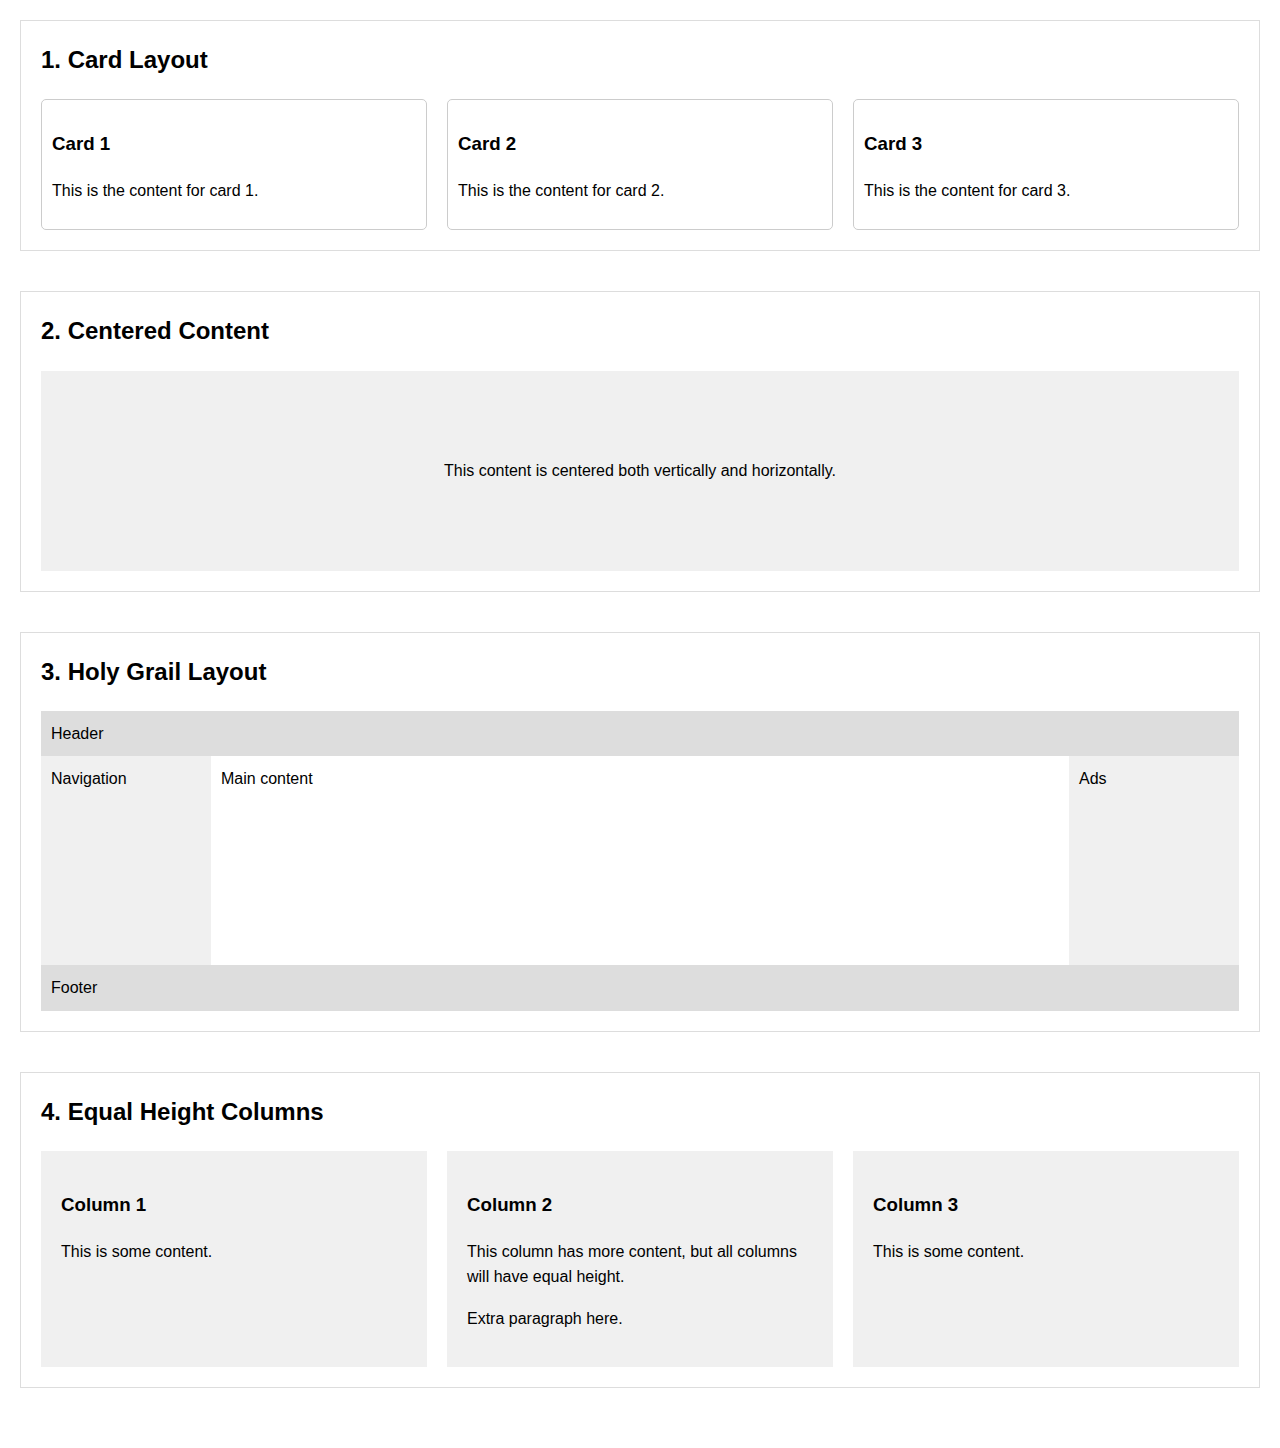
<file: Front-End/Flexbox/index.html>
<!DOCTYPE html>
<html lang="en">
<head>
    <meta charset="UTF-8">
    <meta name="viewport" content="width=device-width, initial-scale=1.0">
    <title>Flexbox Examples</title>
    <style>
        body {
            font-family: Arial, sans-serif;
            line-height: 1.6;
            margin: 0;
            padding: 20px;
        }
        .example {
            margin-bottom: 40px;
            border: 1px solid #ddd;
            padding: 20px;
        }
        h2 {
            margin-top: 0;
        }

        /* Card Layout */
        .card-container {
            display: flex;
            flex-wrap: wrap;
            gap: 20px;
        }
        .card {
            flex: 1 1 200px;
            border: 1px solid #ccc;
            padding: 10px;
            border-radius: 5px;
        }

        /* Centered Content */
        .center-container {
            display: flex;
            justify-content: center;
            align-items: center;
            height: 200px;
            background-color: #f0f0f0;
        }

        /* Holy Grail Layout */
        .holy-grail {
            display: flex;
            flex-direction: column;
            min-height: 300px;
        }
        .holy-grail-header, .holy-grail-footer {
            background-color: #ddd;
            padding: 10px;
        }
        .holy-grail-body {
            display: flex;
            flex: 1;
        }
        .holy-grail-content {
            flex: 1;
            padding: 10px;
        }
        .holy-grail-nav, .holy-grail-ads {
            flex: 0 0 150px;
            padding: 10px;
            background-color: #f0f0f0;
        }
        .holy-grail-nav {
            order: -1;
        }

        /* Equal Height Columns */
        .equal-height-container {
            display: flex;
            gap: 20px;
        }
        .equal-height-column {
            flex: 1;
            background-color: #f0f0f0;
            padding: 20px;
        }
    </style>
</head>
<body>
    <div class="example">
        <h2>1. Card Layout</h2>
        <div class="card-container">
            <div class="card">
                <h3>Card 1</h3>
                <p>This is the content for card 1.</p>
            </div>
            <div class="card">
                <h3>Card 2</h3>
                <p>This is the content for card 2.</p>
            </div>
            <div class="card">
                <h3>Card 3</h3>
                <p>This is the content for card 3.</p>
            </div>
        </div>
    </div>

    <div class="example">
        <h2>2. Centered Content</h2>
        <div class="center-container">
            <div>This content is centered both vertically and horizontally.</div>
        </div>
    </div>

    <div class="example">
        <h2>3. Holy Grail Layout</h2>
        <div class="holy-grail">
            <header class="holy-grail-header">Header</header>
            <div class="holy-grail-body">
                <main class="holy-grail-content">Main content</main>
                <nav class="holy-grail-nav">Navigation</nav>
                <aside class="holy-grail-ads">Ads</aside>
            </div>
            <footer class="holy-grail-footer">Footer</footer>
        </div>
    </div>

    <div class="example">
        <h2>4. Equal Height Columns</h2>
        <div class="equal-height-container">
            <div class="equal-height-column">
                <h3>Column 1</h3>
                <p>This is some content.</p>
            </div>
            <div class="equal-height-column">
                <h3>Column 2</h3>
                <p>This column has more content, but all columns will have equal height.</p>
                <p>Extra paragraph here.</p>
            </div>
            <div class="equal-height-column">
                <h3>Column 3</h3>
                <p>This is some content.</p>
            </div>
        </div>
    </div>
</body>
</html>
</file>
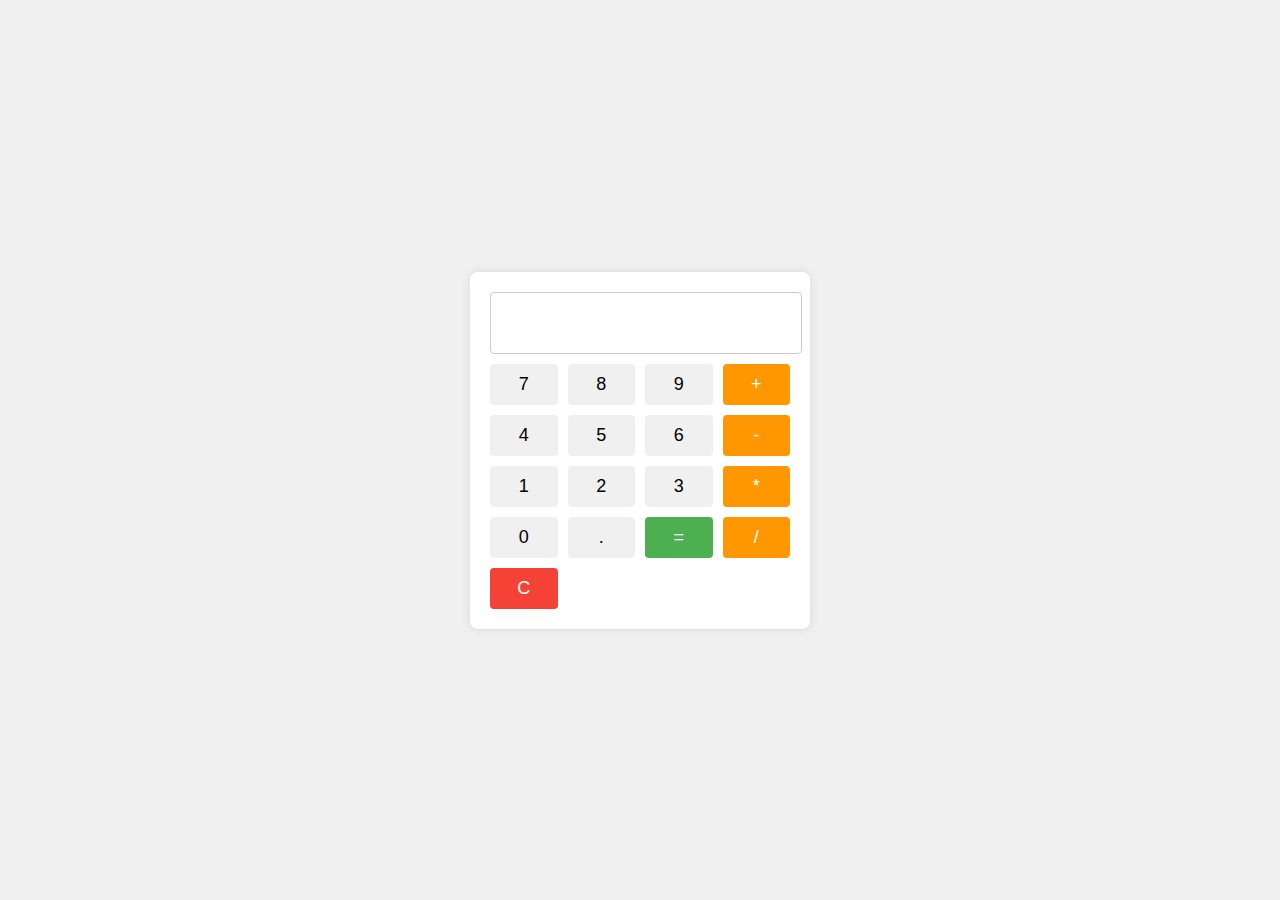
<file: JavaScript-Projects/Calculator/index.html>
<!DOCTYPE html>
<html lang="en">
<head>
    <meta charset="UTF-8">
    <meta name="viewport" content="width=device-width, initial-scale=1.0">
    <title>Simple Calculator</title>
    <style>
        body {
            font-family: Arial, sans-serif;
            display: flex;
            justify-content: center;
            align-items: center;
            height: 100vh;
            margin: 0;
            background-color: #f0f0f0;
        }
        .calculator {
            background-color: #fff;
            border-radius: 8px;
            box-shadow: 0 0 10px rgba(0, 0, 0, 0.1);
            padding: 20px;
            width: 300px;
        }
        #display {
            width: 100%;
            height: 50px;
            font-size: 24px;
            text-align: right;
            margin-bottom: 10px;
            padding: 5px;
            border: 1px solid #ccc;
            border-radius: 4px;
        }
        .buttons {
            display: grid;
            grid-template-columns: repeat(4, 1fr);
            gap: 10px;
        }
        button {
            padding: 10px;
            font-size: 18px;
            border: none;
            border-radius: 4px;
            cursor: pointer;
            background-color: #f0f0f0;
            transition: background-color 0.3s;
        }
        button:hover {
            background-color: #e0e0e0;
        }
        .operator {
            background-color: #ff9800;
            color: white;
        }
        .operator:hover {
            background-color: #f57c00;
        }
        #equals {
            background-color: #4caf50;
            color: white;
        }
        #equals:hover {
            background-color: #45a049;
        }
        #clear {
            background-color: #f44336;
            color: white;
        }
        #clear:hover {
            background-color: #d32f2f;
        }
    </style>
</head>
<body>
    <div class="calculator">
        <input type="text" id="display" readonly>
        <div class="buttons">
            <button onclick="appendToDisplay('7')">7</button>
            <button onclick="appendToDisplay('8')">8</button>
            <button onclick="appendToDisplay('9')">9</button>
            <button class="operator" onclick="appendToDisplay('+')">+</button>
            <button onclick="appendToDisplay('4')">4</button>
            <button onclick="appendToDisplay('5')">5</button>
            <button onclick="appendToDisplay('6')">6</button>
            <button class="operator" onclick="appendToDisplay('-')">-</button>
            <button onclick="appendToDisplay('1')">1</button>
            <button onclick="appendToDisplay('2')">2</button>
            <button onclick="appendToDisplay('3')">3</button>
            <button class="operator" onclick="appendToDisplay('*')">*</button>
            <button onclick="appendToDisplay('0')">0</button>
            <button onclick="appendToDisplay('.')">.</button>
            <button id="equals" onclick="calculate()">=</button>
            <button class="operator" onclick="appendToDisplay('/')">/</button>
            <button id="clear" onclick="clearDisplay()">C</button>
        </div>
    </div>
    <script>
        function appendToDisplay(value) {
            document.getElementById('display').value += value;
        }

        function clearDisplay() {
            document.getElementById('display').value = '';
        }

        function calculate() {
            try {
                document.getElementById('display').value = eval(document.getElementById('display').value);
            } catch (error) {
                document.getElementById('display').value = 'Error';
            }
        }
    </script>
</body>
</html>
</file>
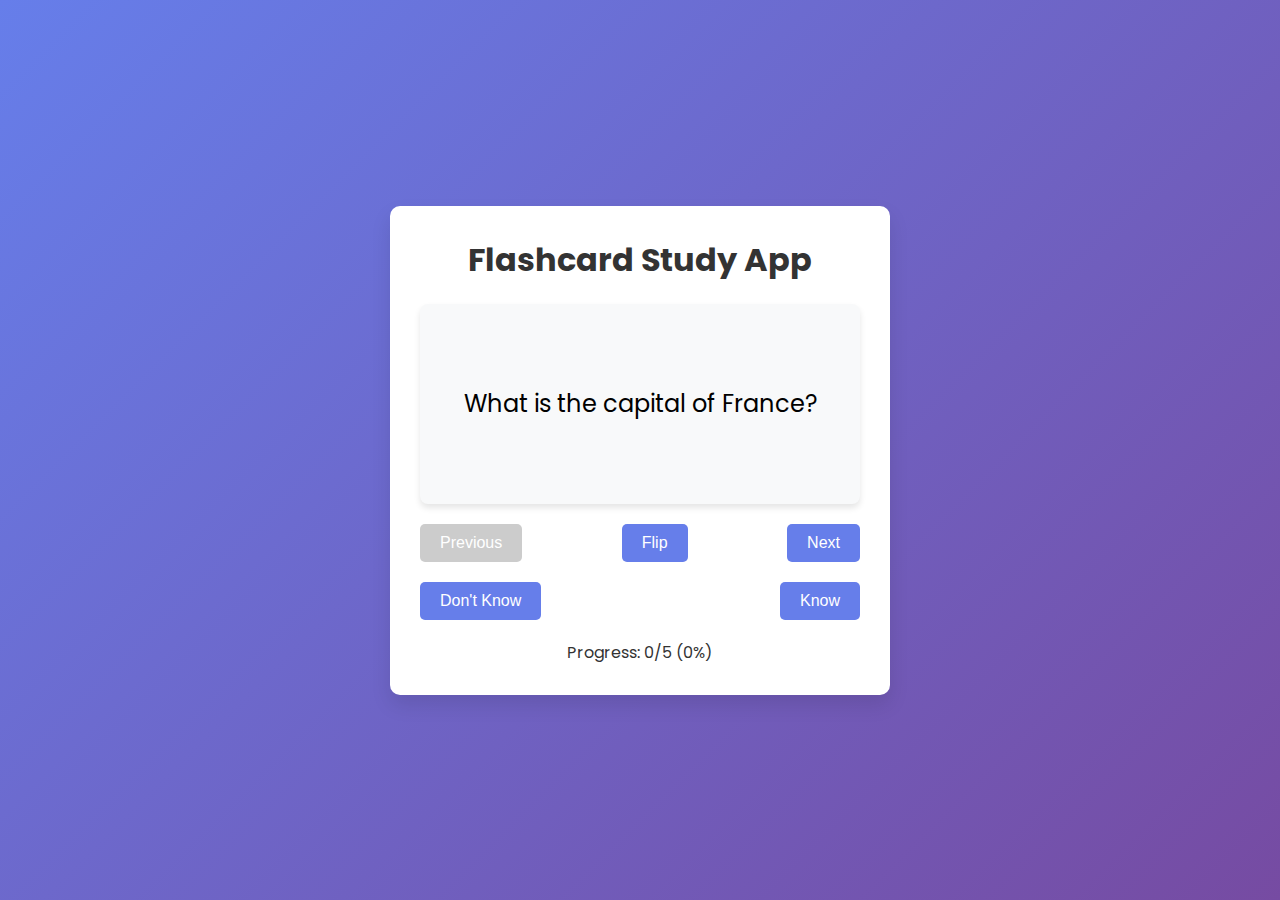
<file: JavaScript-Projects/Flashcard-App/index.html>
<!DOCTYPE html>
<html lang="en">
<head>
    <meta charset="UTF-8">
    <meta name="viewport" content="width=device-width, initial-scale=1.0">
    <title>Flashcard Study App</title>
    <style>
        @import url('https://fonts.googleapis.com/css2?family=Poppins:wght@300;400;600&display=swap');

        * {
            box-sizing: border-box;
            margin: 0;
            padding: 0;
        }

        body {
            font-family: 'Poppins', sans-serif;
            display: flex;
            justify-content: center;
            align-items: center;
            min-height: 100vh;
            background: linear-gradient(135deg, #667eea 0%, #764ba2 100%);
            padding: 20px;
        }

        .container {
            background-color: white;
            border-radius: 10px;
            box-shadow: 0 10px 20px rgba(0, 0, 0, 0.1);
            padding: 30px;
            width: 100%;
            max-width: 500px;
            text-align: center;
        }

        h1 {
            color: #333;
            margin-bottom: 20px;
        }

        .flashcard {
            background-color: #f8f9fa;
            border-radius: 8px;
            box-shadow: 0 4px 6px rgba(0, 0, 0, 0.1);
            cursor: pointer;
            height: 200px;
            display: flex;
            align-items: center;
            justify-content: center;
            font-size: 1.5rem;
            margin-bottom: 20px;
            padding: 20px;
            transition: transform 0.3s ease;
        }

        .flashcard:hover {
            transform: translateY(-5px);
        }

        .controls {
            display: flex;
            justify-content: space-between;
            margin-top: 20px;
        }

        button {
            background-color: #667eea;
            border: none;
            border-radius: 5px;
            color: white;
            cursor: pointer;
            font-size: 1rem;
            padding: 10px 20px;
            transition: background-color 0.3s ease;
        }

        button:hover {
            background-color: #5a6fd6;
        }

        button:disabled {
            background-color: #cccccc;
            cursor: not-allowed;
        }

        .progress {
            margin-top: 20px;
            font-size: 1rem;
            color: #333;
        }
    </style>
</head>
<body>
    <div class="container">
        <h1>Flashcard Study App</h1>
        <div id="flashcard" class="flashcard"></div>
        <div class="controls">
            <button id="prevBtn">Previous</button>
            <button id="flipBtn">Flip</button>
            <button id="nextBtn">Next</button>
        </div>
        <div class="controls">
            <button id="unknownBtn">Don't Know</button>
            <button id="knownBtn">Know</button>
        </div>
        <div id="progress" class="progress"></div>
    </div>

    <script>
        const flashcards = [
            { front: "What is the capital of France?", back: "Paris" },
            { front: "What is the largest planet in our solar system?", back: "Jupiter" },
            { front: "Who painted the Mona Lisa?", back: "Leonardo da Vinci" },
            { front: "What is the chemical symbol for gold?", back: "Au" },
            { front: "What year did World War II end?", back: "1945" }
        ];

        let currentCardIndex = 0;
        let isShowingFront = true;
        const knownCards = new Set();

        const flashcardEl = document.getElementById('flashcard');
        const prevBtn = document.getElementById('prevBtn');
        const nextBtn = document.getElementById('nextBtn');
        const flipBtn = document.getElementById('flipBtn');
        const unknownBtn = document.getElementById('unknownBtn');
        const knownBtn = document.getElementById('knownBtn');
        const progressEl = document.getElementById('progress');

        function updateCard() {
            const card = flashcards[currentCardIndex];
            flashcardEl.textContent = isShowingFront ? card.front : card.back;
            prevBtn.disabled = currentCardIndex === 0;
            nextBtn.disabled = currentCardIndex === flashcards.length - 1;
            updateProgress();
        }

        function flipCard() {
            isShowingFront = !isShowingFront;
            updateCard();
        }

        function nextCard() {
            if (currentCardIndex < flashcards.length - 1) {
                currentCardIndex++;
                isShowingFront = true;
                updateCard();
            }
        }

        function prevCard() {
            if (currentCardIndex > 0) {
                currentCardIndex--;
                isShowingFront = true;
                updateCard();
            }
        }

        function markAsKnown() {
            knownCards.add(currentCardIndex);
            nextCard();
        }

        function markAsUnknown() {
            knownCards.delete(currentCardIndex);
            nextCard();
        }

        function updateProgress() {
            const totalCards = flashcards.length;
            const knownCount = knownCards.size;
            progressEl.textContent = `Progress: ${knownCount}/${totalCards} (${Math.round(knownCount/totalCards*100)}%)`;
        }

        flipBtn.addEventListener('click', flipCard);
        nextBtn.addEventListener('click', nextCard);
        prevBtn.addEventListener('click', prevCard);
        knownBtn.addEventListener('click', markAsKnown);
        unknownBtn.addEventListener('click', markAsUnknown);
        flashcardEl.addEventListener('click', flipCard);

        updateCard();
    </script>
</body>
</html>
</file>
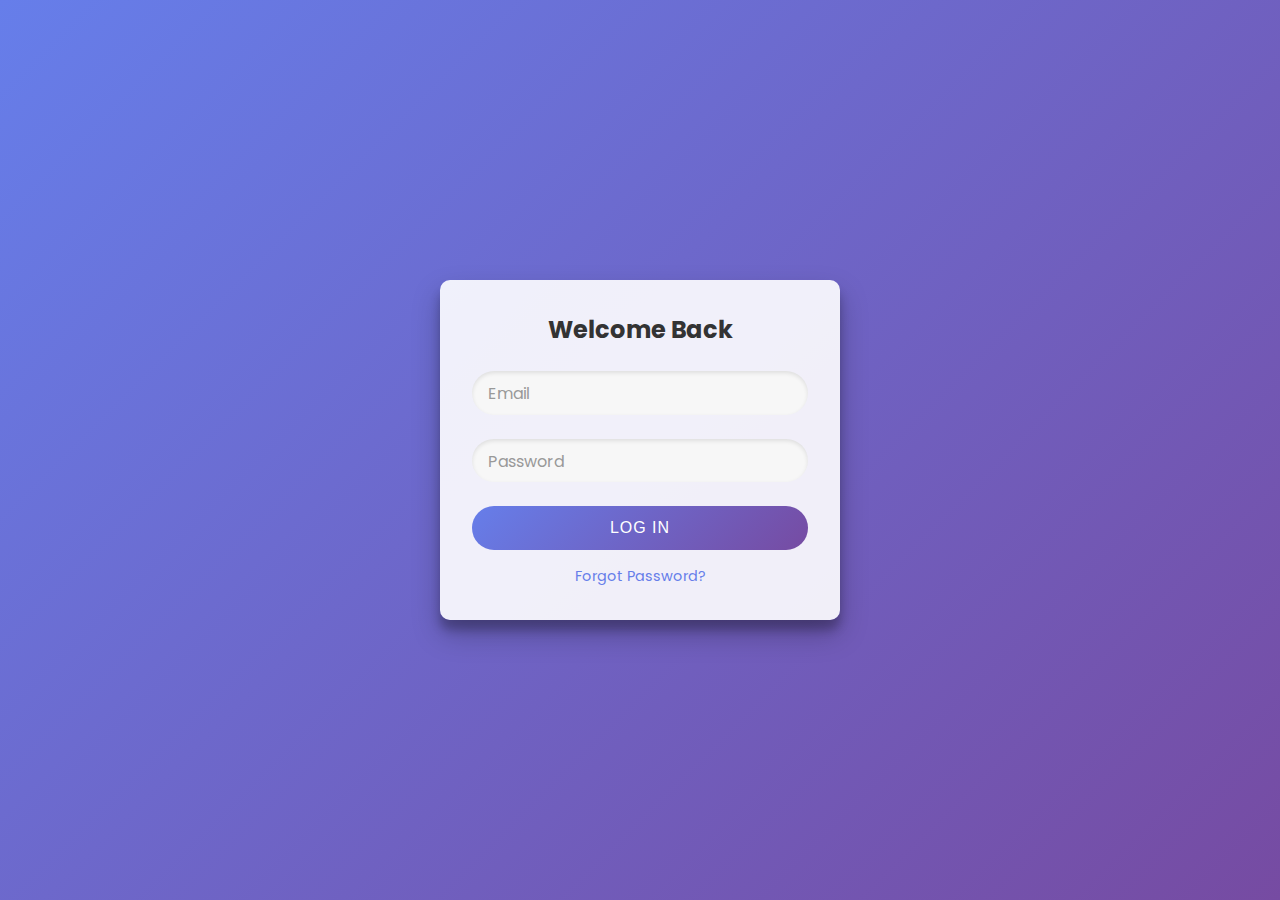
<file: JavaScript-Projects/Login-Form/index.html>
<!DOCTYPE html>
<html lang="en">
<head>
    <meta charset="UTF-8">
    <meta name="viewport" content="width=device-width, initial-scale=1.0">
    <title>Modern Login Form</title>
    <style>
        @import url('https://fonts.googleapis.com/css2?family=Poppins:wght@300;400;500;600&display=swap');

        * {
            margin: 0;
            padding: 0;
            box-sizing: border-box;
        }

        body {
            font-family: 'Poppins', sans-serif;
            background: linear-gradient(135deg, #667eea 0%, #764ba2 100%);
            height: 100vh;
            display: flex;
            justify-content: center;
            align-items: center;
        }

        .login-container {
            background-color: rgba(255, 255, 255, 0.9);
            border-radius: 10px;
            box-shadow: 0 14px 28px rgba(0,0,0,0.25), 0 10px 10px rgba(0,0,0,0.22);
            padding: 2rem;
            width: 90%;
            max-width: 400px;
            text-align: center;
        }

        .login-container h2 {
            color: #333;
            margin-bottom: 1.5rem;
        }

        .input-group {
            position: relative;
            margin-bottom: 1.5rem;
        }

        .input-group input {
            background-color: #f7f7f7;
            border: none;
            border-radius: 25px;
            box-shadow: inset 0 2px 4px rgba(0,0,0,0.1);
            color: #333;
            font-size: 1rem;
            padding: 0.8rem 1rem;
            width: 100%;
            transition: 0.3s ease;
        }

        .input-group input:focus {
            outline: none;
            box-shadow: inset 0 2px 4px rgba(0,0,0,0.1), 0 0 8px rgba(102,126,234,0.6);
        }

        .input-group label {
            color: #999;
            font-size: 1rem;
            position: absolute;
            top: 50%;
            left: 1rem;
            transform: translateY(-50%);
            transition: 0.3s ease;
            pointer-events: none;
        }

        .input-group input:focus + label,
        .input-group input:not(:placeholder-shown) + label {
            top: 0;
            font-size: 0.8rem;
            color: #667eea;
        }

        .login-btn {
            background: linear-gradient(135deg, #667eea 0%, #764ba2 100%);
            border: none;
            border-radius: 25px;
            color: white;
            cursor: pointer;
            font-size: 1rem;
            font-weight: 500;
            letter-spacing: 1px;
            padding: 0.8rem;
            text-transform: uppercase;
            transition: 0.3s ease;
            width: 100%;
        }

        .login-btn:hover {
            background: linear-gradient(135deg, #764ba2 0%, #667eea 100%);
            transform: translateY(-3px);
            box-shadow: 0 6px 12px rgba(0,0,0,0.15);
        }

        .forgot-password {
            color: #667eea;
            display: inline-block;
            font-size: 0.9rem;
            margin-top: 1rem;
            text-decoration: none;
            transition: 0.3s ease;
        }

        .forgot-password:hover {
            color: #764ba2;
        }

        @media (max-width: 480px) {
            .login-container {
                width: 100%;
                border-radius: 0;
            }
        }
    </style>
</head>
<body>
    <div class="login-container">
        <h2>Welcome Back</h2>
        <form>
            <div class="input-group">
                <input type="email" id="email" placeholder=" " required>
                <label for="email">Email</label>
            </div>
            <div class="input-group">
                <input type="password" id="password" placeholder=" " required>
                <label for="password">Password</label>
            </div>
            <button type="submit" class="login-btn">Log In</button>
        </form>
        <a href="#" class="forgot-password">Forgot Password?</a>
    </div>

    <script>
        document.querySelector('form').addEventListener('submit', function(e) {
            e.preventDefault();
            const email = document.getElementById('email').value;
            const password = document.getElementById('password').value;
            console.log('Login attempt:', { email, password });

            alert('Login functionality would be implemented here.');
        });
    </script>
</body>
</html>
</file>
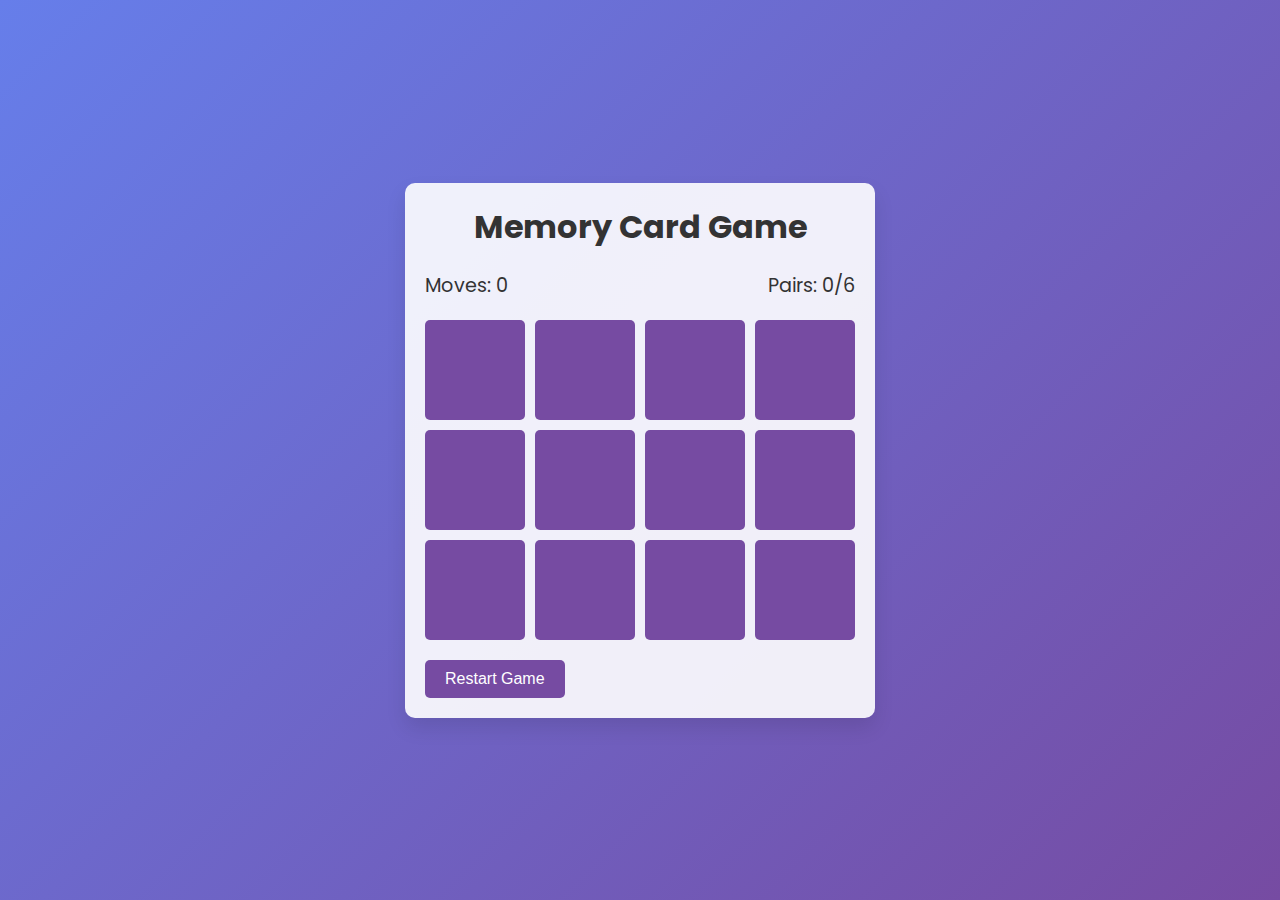
<file: JavaScript-Projects/Memory-Game/index.html>
<!DOCTYPE html>
<html lang="en">
<head>
    <meta charset="UTF-8">
    <meta name="viewport" content="width=device-width, initial-scale=1.0">
    <title>Memory Card Game</title>
    <style>
        @import url('https://fonts.googleapis.com/css2?family=Poppins:wght@400;600&display=swap');

        * {
            box-sizing: border-box;
            margin: 0;
            padding: 0;
        }

        body {
            font-family: 'Poppins', sans-serif;
            display: flex;
            flex-direction: column;
            align-items: center;
            justify-content: center;
            min-height: 100vh;
            background: linear-gradient(135deg, #667eea 0%, #764ba2 100%);
            padding: 20px;
        }

        .game-container {
            background-color: rgba(255, 255, 255, 0.9);
            border-radius: 10px;
            padding: 20px;
            box-shadow: 0 10px 20px rgba(0, 0, 0, 0.1);
        }

        h1 {
            color: #333;
            text-align: center;
            margin-bottom: 20px;
        }

        .game-info {
            display: flex;
            justify-content: space-between;
            margin-bottom: 20px;
            font-size: 1.2rem;
            color: #333;
        }

        .game-board {
            display: grid;
            grid-template-columns: repeat(4, 1fr);
            gap: 10px;
        }

        .card {
            width: 100px;
            height: 100px;
            background-color: #764ba2;
            border-radius: 5px;
            display: flex;
            justify-content: center;
            align-items: center;
            cursor: pointer;
            transition: transform 0.3s ease;
            font-size: 2rem;
            color: white;
        }

        .card:hover {
            transform: scale(1.05);
        }

        .card.flipped {
            background-color: #667eea;
            transform: rotateY(180deg);
        }

        button {
            margin-top: 20px;
            padding: 10px 20px;
            font-size: 1rem;
            background-color: #764ba2;
            color: white;
            border: none;
            border-radius: 5px;
            cursor: pointer;
            transition: background-color 0.3s ease;
        }

        button:hover {
            background-color: #667eea;
        }

        @media (max-width: 480px) {
            .game-board {
                grid-template-columns: repeat(3, 1fr);
            }

            .card {
                width: 80px;
                height: 80px;
                font-size: 1.5rem;
            }
        }
    </style>
</head>
<body>
    <div class="game-container">
        <h1>Memory Card Game</h1>
        <div class="game-info">
            <span id="moves">Moves: 0</span>
            <span id="pairs">Pairs: 0/6</span>
        </div>
        <div class="game-board" id="gameBoard"></div>
        <button id="restartBtn">Restart Game</button>
    </div>

    <script>
        const gameBoard = document.getElementById('gameBoard');
        const movesDisplay = document.getElementById('moves');
        const pairsDisplay = document.getElementById('pairs');
        const restartBtn = document.getElementById('restartBtn');

        const emojis = ['🐶', '🐱', '🐭', '🐹', '🐰', '🦊'];
        let cards = [...emojis, ...emojis];
        let moves = 0;
        let pairs = 0;
        let flippedCards = [];
        let canFlip = true;

        function shuffleCards(array) {
            for (let i = array.length - 1; i > 0; i--) {
                const j = Math.floor(Math.random() * (i + 1));
                [array[i], array[j]] = [array[j], array[i]];
            }
            return array;
        }

        function createCard(emoji, index) {
            const card = document.createElement('div');
            card.classList.add('card');
            card.dataset.index = index;
            card.dataset.emoji = emoji;
            card.addEventListener('click', flipCard);
            return card;
        }

        function flipCard() {
            if (!canFlip || this.classList.contains('flipped')) return;

            this.classList.add('flipped');
            this.textContent = this.dataset.emoji;
            flippedCards.push(this);

            if (flippedCards.length === 2) {
                canFlip = false;
                checkMatch();
            }
        }

        function checkMatch() {
            moves++;
            movesDisplay.textContent = `Moves: ${moves}`;

            const [card1, card2] = flippedCards;
            if (card1.dataset.emoji === card2.dataset.emoji) {
                pairs++;
                pairsDisplay.textContent = `Pairs: ${pairs}/6`;
                flippedCards = [];
                canFlip = true;
                if (pairs === 6) {
                    setTimeout(() => alert(`Congratulations! You won in ${moves} moves!`), 500);
                }
            } else {
                setTimeout(() => {
                    card1.classList.remove('flipped');
                    card2.classList.remove('flipped');
                    card1.textContent = '';
                    card2.textContent = '';
                    flippedCards = [];
                    canFlip = true;
                }, 1000);
            }
        }

        function initGame() {
            gameBoard.innerHTML = '';
            moves = 0;
            pairs = 0;
            flippedCards = [];
            canFlip = true;
            movesDisplay.textContent = 'Moves: 0';
            pairsDisplay.textContent = 'Pairs: 0/6';

            shuffleCards(cards).forEach((emoji, index) => {
                gameBoard.appendChild(createCard(emoji, index));
            });
        }

        restartBtn.addEventListener('click', initGame);
        initGame();
    </script>
</body>
</html>
</file>
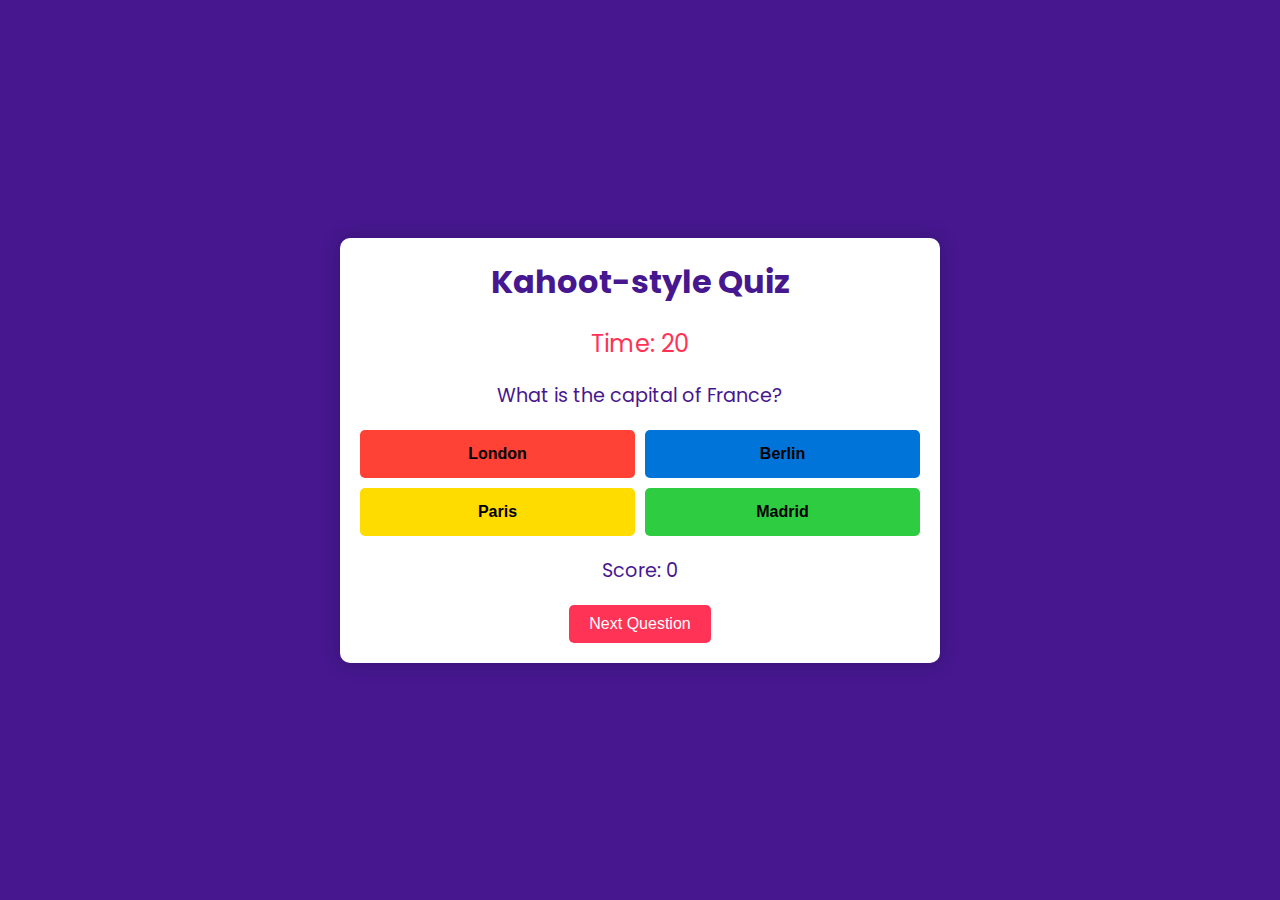
<file: JavaScript-Projects/Quiz-App/index.html>
<!DOCTYPE html>
<html lang="en">
<head>
    <meta charset="UTF-8">
    <meta name="viewport" content="width=device-width, initial-scale=1.0">
    <title>Kahoot-style Quiz App</title>
    <style>
        @import url('https://fonts.googleapis.com/css2?family=Poppins:wght@400;600&display=swap');

        :root {
            --primary-color: #46178f;
            --secondary-color: #f2f2f2;
            --accent-color: #ff3355;
        }

        * {
            box-sizing: border-box;
            margin: 0;
            padding: 0;
        }

        body {
            font-family: 'Poppins', sans-serif;
            background-color: var(--primary-color);
            color: var(--secondary-color);
            display: flex;
            justify-content: center;
            align-items: center;
            min-height: 100vh;
        }

        .container {
            width: 90%;
            max-width: 600px;
            background-color: white;
            border-radius: 10px;
            padding: 20px;
            box-shadow: 0 0 20px rgba(0, 0, 0, 0.2);
        }

        h1 {
            text-align: center;
            color: var(--primary-color);
            margin-bottom: 20px;
        }

        #question {
            font-size: 1.2rem;
            margin-bottom: 20px;
            color: var(--primary-color);
            text-align: center;
        }

        #timer {
            font-size: 1.5rem;
            text-align: center;
            margin-bottom: 20px;
            color: var(--accent-color);
        }

        .options {
            display: grid;
            grid-template-columns: 1fr 1fr;
            gap: 10px;
        }

        .option {
            padding: 15px;
            border: none;
            border-radius: 5px;
            cursor: pointer;
            font-size: 1rem;
            font-weight: 600;
            transition: all 0.3s ease;
        }

        .option:nth-child(1) { background-color: #ff4136; }
        .option:nth-child(2) { background-color: #0074D9; }
        .option:nth-child(3) { background-color: #FFDC00; }
        .option:nth-child(4) { background-color: #2ECC40; }

        .option:hover {
            opacity: 0.8;
            transform: translateY(-2px);
        }

        #score {
            text-align: center;
            font-size: 1.2rem;
            margin-top: 20px;
            color: var(--primary-color);
        }

        #next-btn {
            display: block;
            margin: 20px auto 0;
            padding: 10px 20px;
            background-color: var(--accent-color);
            color: white;
            border: none;
            border-radius: 5px;
            cursor: pointer;
            font-size: 1rem;
            transition: background-color 0.3s ease;
        }

        #next-btn:hover {
            background-color: #ff1f48;
        }

        .hidden {
            display: none;
        }
    </style>
</head>
<body>
    <div class="container">
        <h1>Kahoot-style Quiz</h1>
        <div id="timer">Time: 20</div>
        <div id="question"></div>
        <div class="options">
            <button class="option" data-index="0"></button>
            <button class="option" data-index="1"></button>
            <button class="option" data-index="2"></button>
            <button class="option" data-index="3"></button>
        </div>
        <div id="score">Score: 0</div>
        <button id="next-btn" class="hidden">Next Question</button>
    </div>

    <script>
        const questions = [
            {
                question: "What is the capital of France?",
                options: ["London", "Berlin", "Paris", "Madrid"],
                correctIndex: 2
            },
            {
                question: "Which planet is known as the Red Planet?",
                options: ["Mars", "Jupiter", "Venus", "Saturn"],
                correctIndex: 0
            },
            {
                question: "Who painted the Mona Lisa?",
                options: ["Vincent van Gogh", "Leonardo da Vinci", "Pablo Picasso", "Michelangelo"],
                correctIndex: 1
            }
        ];

        let currentQuestionIndex = 0;
        let score = 0;
        let timeLeft = 20;
        let timer;

        const questionEl = document.getElementById('question');
        const optionEls = document.querySelectorAll('.option');
        const timerEl = document.getElementById('timer');
        const scoreEl = document.getElementById('score');
        const nextBtn = document.getElementById('next-btn');

        function startQuiz() {
            currentQuestionIndex = 0;
            score = 0;
            nextBtn.classList.add('hidden');
            showQuestion();
        }

        function showQuestion() {
            resetTimer();
            const question = questions[currentQuestionIndex];
            questionEl.textContent = question.question;

            optionEls.forEach((el, index) => {
                el.textContent = question.options[index];
                el.disabled = false;
                el.classList.remove('correct', 'incorrect');
            });

            nextBtn.classList.add('hidden');
        }

        function resetTimer() {
            timeLeft = 20;
            clearInterval(timer);
            timer = setInterval(() => {
                timeLeft--;
                timerEl.textContent = `Time: ${timeLeft}`;
                if (timeLeft === 0) {
                    clearInterval(timer);
                    disableOptions();
                    showNextButton();
                }
            }, 1000);
        }

        function checkAnswer(selectedIndex) {
            clearInterval(timer);
            disableOptions();
            
            const question = questions[currentQuestionIndex];
            if (selectedIndex === question.correctIndex) {
                score++;
                optionEls[selectedIndex].classList.add('correct');
            } else {
                optionEls[selectedIndex].classList.add('incorrect');
                optionEls[question.correctIndex].classList.add('correct');
            }
            
            scoreEl.textContent = `Score: ${score}`;
            showNextButton();
        }

        function disableOptions() {
            optionEls.forEach(el => el.disabled = true);
        }

        function showNextButton() {
            if (currentQuestionIndex < questions.length - 1) {
                nextBtn.classList.remove('hidden');
            } else {
                nextBtn.textContent = 'Finish Quiz';
                nextBtn.classList.remove('hidden');
            }
        }

        function nextQuestion() {
            currentQuestionIndex++;
            if (currentQuestionIndex < questions.length) {
                showQuestion();
            } else {
                finishQuiz();
            }
        }

        function finishQuiz() {
            questionEl.textContent = `Quiz finished! Your score: ${score}/${questions.length}`;
            timerEl.classList.add('hidden');
            optionEls.forEach(el => el.classList.add('hidden'));
            nextBtn.classList.add('hidden');
        }

        optionEls.forEach(el => {
            el.addEventListener('click', () => checkAnswer(parseInt(el.getAttribute('data-index'))));
        });

        nextBtn.addEventListener('click', nextQuestion);

        startQuiz();
    </script>
</body>
</html>
</file>
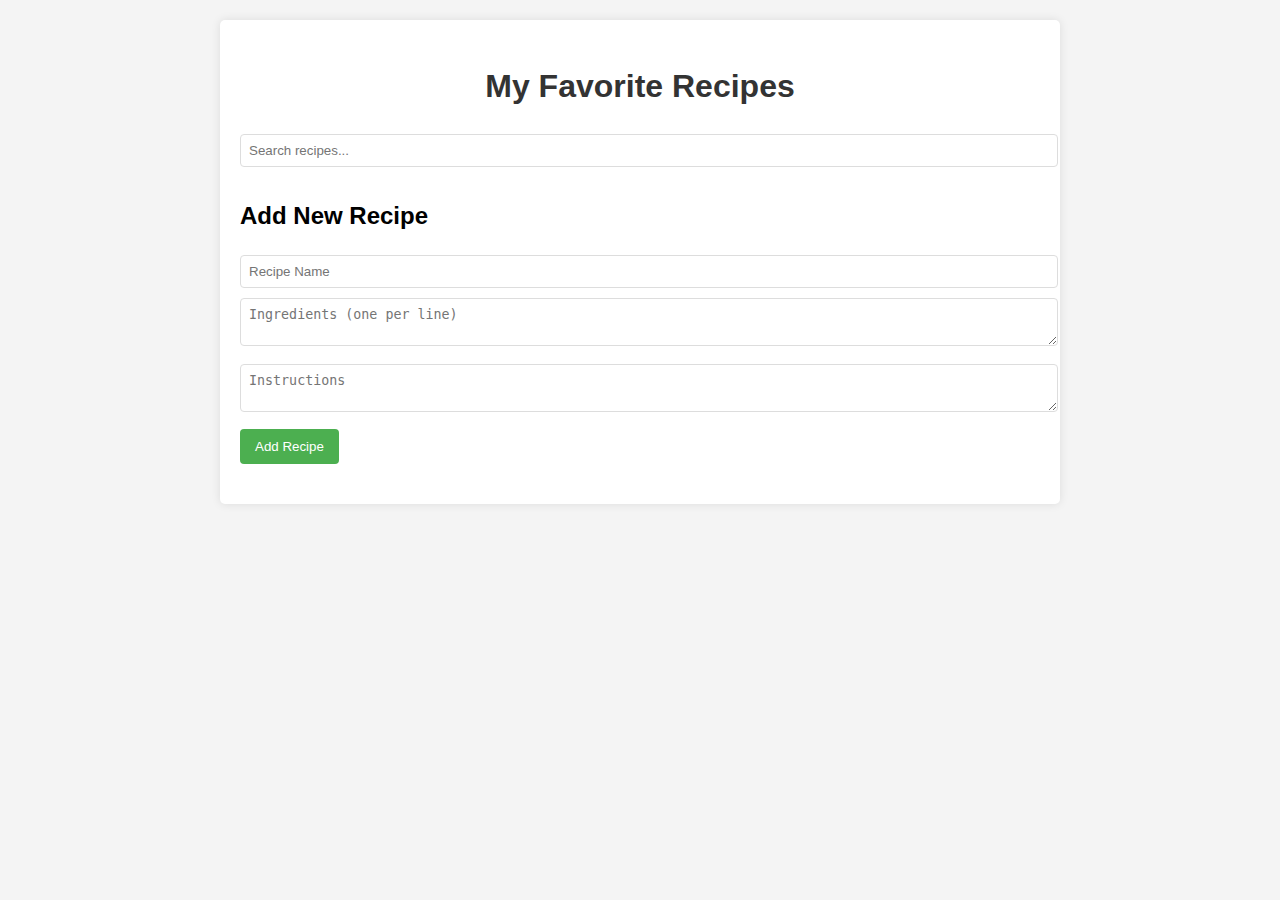
<file: JavaScript-Projects/Recipe-Manager/index.html>
<!DOCTYPE html>
<html lang="en">
<head>
    <meta charset="UTF-8">
    <meta name="viewport" content="width=device-width, initial-scale=1.0">
    <title>My Favorite Recipes</title>
    <style>
        body {
            font-family: Arial, sans-serif;
            line-height: 1.6;
            margin: 0;
            padding: 20px;
            background-color: #f4f4f4;
        }
        .container {
            max-width: 800px;
            margin: auto;
            background: white;
            padding: 20px;
            border-radius: 5px;
            box-shadow: 0 0 10px rgba(0,0,0,0.1);
        }
        h1 {
            text-align: center;
            color: #333;
        }
        input, textarea {
            width: 100%;
            padding: 8px;
            margin-bottom: 10px;
            border: 1px solid #ddd;
            border-radius: 4px;
        }
        button {
            background-color: #4CAF50;
            color: white;
            padding: 10px 15px;
            border: none;
            border-radius: 4px;
            cursor: pointer;
        }
        button:hover {
            background-color: #45a049;
        }
        #recipeList {
            margin-top: 20px;
        }
        .recipe {
            background-color: #f9f9f9;
            border: 1px solid #ddd;
            padding: 10px;
            margin-bottom: 10px;
            border-radius: 4px;
        }
        .recipe h3 {
            margin-top: 0;
        }
    </style>
</head>
<body>
    <div class="container">
        <h1>My Favorite Recipes</h1>
        
        <input type="text" id="searchInput" placeholder="Search recipes...">
        
        <h2>Add New Recipe</h2>
        <input type="text" id="recipeName" placeholder="Recipe Name">
        <textarea id="recipeIngredients" placeholder="Ingredients (one per line)"></textarea>
        <textarea id="recipeInstructions" placeholder="Instructions"></textarea>
        <button onclick="addRecipe()">Add Recipe</button>
        
        <div id="recipeList"></div>
    </div>

    <script>
        let recipes = [];

        function addRecipe() {
            const name = document.getElementById('recipeName').value;
            const ingredients = document.getElementById('recipeIngredients').value;
            const instructions = document.getElementById('recipeInstructions').value;
            
            if (name && ingredients && instructions) {
                recipes.push({ name, ingredients, instructions });
                updateRecipeList();
                clearInputs();
            } else {
                alert('Please fill in all fields');
            }
        }

        function clearInputs() {
            document.getElementById('recipeName').value = '';
            document.getElementById('recipeIngredients').value = '';
            document.getElementById('recipeInstructions').value = '';
        }

        function updateRecipeList() {
            const recipeList = document.getElementById('recipeList');
            recipeList.innerHTML = '';
            
            recipes.forEach(recipe => {
                const recipeElement = document.createElement('div');
                recipeElement.className = 'recipe';
                recipeElement.innerHTML = `
                    <h3>${recipe.name}</h3>
                    <h4>Ingredients:</h4>
                    <p>${recipe.ingredients.replace(/\n/g, '<br>')}</p>
                    <h4>Instructions:</h4>
                    <p>${recipe.instructions}</p>
                `;
                recipeList.appendChild(recipeElement);
            });
        }

        document.getElementById('searchInput').addEventListener('input', function(e) {
            const searchTerm = e.target.value.toLowerCase();
            const filteredRecipes = recipes.filter(recipe => 
                recipe.name.toLowerCase().includes(searchTerm) ||
                recipe.ingredients.toLowerCase().includes(searchTerm) ||
                recipe.instructions.toLowerCase().includes(searchTerm)
            );
            
            const recipeList = document.getElementById('recipeList');
            recipeList.innerHTML = '';
            
            filteredRecipes.forEach(recipe => {
                const recipeElement = document.createElement('div');
                recipeElement.className = 'recipe';
                recipeElement.innerHTML = `
                    <h3>${recipe.name}</h3>
                    <h4>Ingredients:</h4>
                    <p>${recipe.ingredients.replace(/\n/g, '<br>')}</p>
                    <h4>Instructions:</h4>
                    <p>${recipe.instructions}</p>
                `;
                recipeList.appendChild(recipeElement);
            });
        });
    </script>
</body>
</html>
</file>
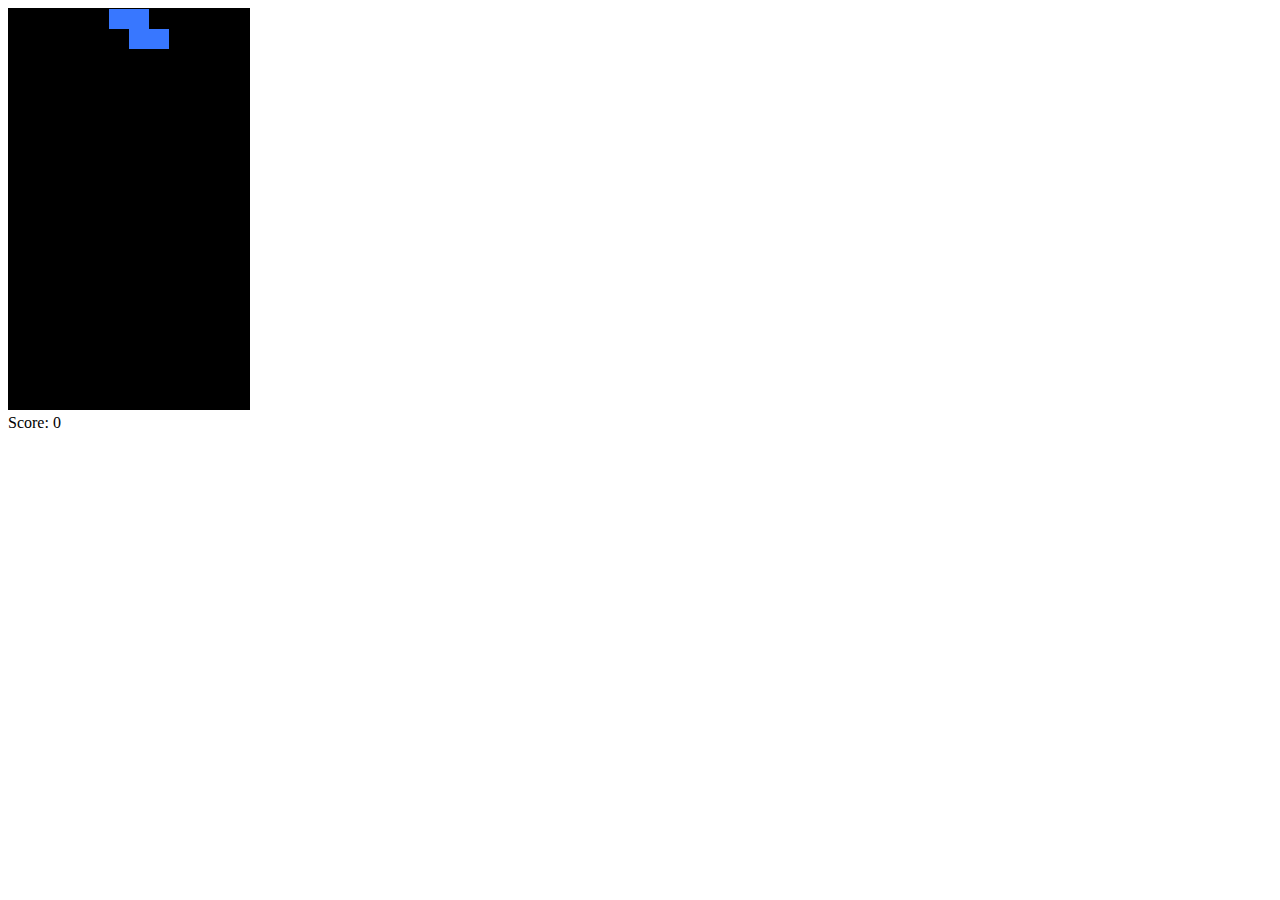
<file: JavaScript-Projects/Tetris/index.html>
<!DOCTYPE html>
<html lang="en">
<head>
    <meta charset="UTF-8">
    <title>Tetris in JavaScript</title>
    <style>
        canvas {
            border: 1px solid #000;
            background-color: #eee;
        }
    </style>
</head>
<body>
    <canvas id="tetris" width="240" height="400"></canvas>
    <div id="score">Score: 0</div>
    <script src="tetris.js"></script>
</body>

</body>
</html>
</file>
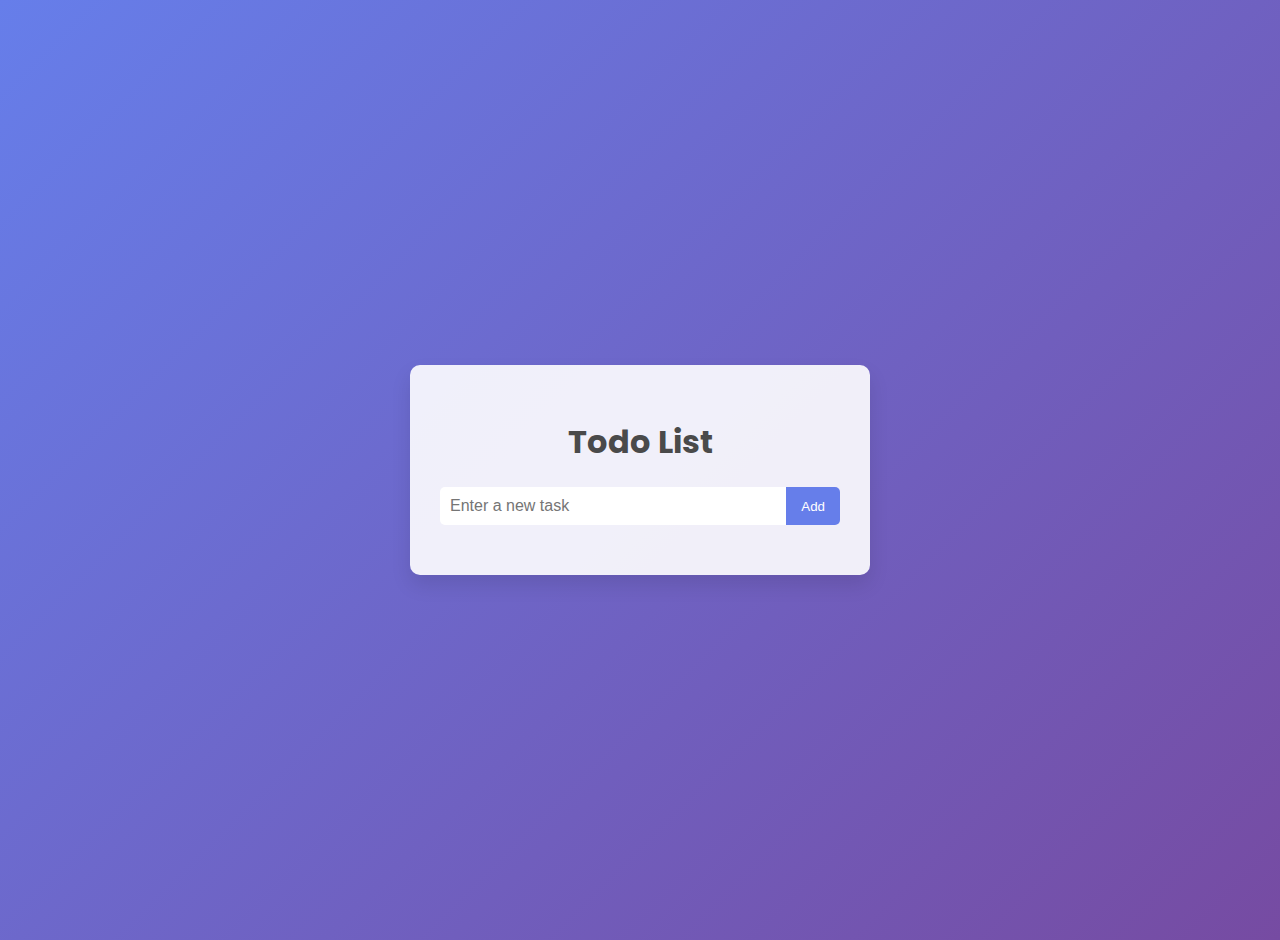
<file: JavaScript-Projects/TODO-List/index.html>
<!DOCTYPE html>
<html lang="en">
<head>
    <meta charset="UTF-8">
    <meta name="viewport" content="width=device-width, initial-scale=1.0">
    <title>Todo List App</title>
    <style>
        @import url('https://fonts.googleapis.com/css2?family=Poppins:wght@300;400;600&display=swap');
        
        body {
            font-family: 'Poppins', sans-serif;
            line-height: 1.6;
            margin: 0;
            padding: 20px;
            background: linear-gradient(135deg, #667eea, #764ba2);
            min-height: 100vh;
            display: flex;
            justify-content: center;
            align-items: center;
        }
        .container {
            width: 100%;
            max-width: 400px;
            background-color: rgba(255, 255, 255, 0.9);
            border-radius: 10px;
            box-shadow: 0 10px 20px rgba(0,0,0,0.1);
            padding: 30px;
        }
        h1 {
            text-align: center;
            color: #4a4a4a;
            margin-bottom: 20px;
        }
        .input-container {
            display: flex;
            margin-bottom: 20px;
        }
        #taskInput {
            flex-grow: 1;
            padding: 10px;
            border: none;
            border-radius: 5px 0 0 5px;
            font-size: 16px;
        }
        #addTask {
            padding: 10px 15px;
            background-color: #667eea;
            color: white;
            border: none;
            border-radius: 0 5px 5px 0;
            cursor: pointer;
            transition: background-color 0.3s ease;
        }
        #addTask:hover {
            background-color: #5a6fd6;
        }
        ul {
            list-style-type: none;
            padding: 0;
        }
        li {
            background-color: #f8f9fa;
            padding: 15px;
            margin-bottom: 10px;
            border-radius: 5px;
            display: flex;
            justify-content: space-between;
            align-items: center;
            transition: all 0.3s ease;
        }
        li:hover {
            transform: translateY(-2px);
            box-shadow: 0 4px 6px rgba(0,0,0,0.1);
        }
        li.completed {
            text-decoration: line-through;
            color: #888;
            background-color: #e9ecef;
        }
        .delete-btn {
            background-color: #ff6b6b;
            color: white;
            border: none;
            padding: 5px 10px;
            cursor: pointer;
            border-radius: 3px;
            transition: background-color 0.3s ease;
        }
        .delete-btn:hover {
            background-color: #ff5252;
        }
        .task-text {
            flex-grow: 1;
            margin-right: 10px;
        }
    </style>
</head>
<body>
    <div class="container">
        <h1>Todo List</h1>
        <div class="input-container">
            <input type="text" id="taskInput" placeholder="Enter a new task">
            <button id="addTask">Add</button>
        </div>
        <ul id="taskList"></ul>
    </div>

    <script>
        const taskInput = document.getElementById('taskInput');
        const addTaskBtn = document.getElementById('addTask');
        const taskList = document.getElementById('taskList');

        let tasks = [];

        function renderTasks() {
            taskList.innerHTML = '';
            tasks.forEach((task, index) => {
                const li = document.createElement('li');
                li.innerHTML = `
                    <span class="task-text">${task.text}</span>
                    <button class="delete-btn" onclick="deleteTask(${index})">Delete</button>
                `;
                if (task.completed) {
                    li.classList.add('completed');
                }
                li.addEventListener('click', (e) => {
                    if (e.target !== li.querySelector('.delete-btn')) {
                        toggleTask(index);
                    }
                });
                taskList.appendChild(li);
            });
        }

        function addTask() {
            const taskText = taskInput.value.trim();
            if (taskText) {
                tasks.push({ text: taskText, completed: false });
                taskInput.value = '';
                renderTasks();
            }
        }

        function toggleTask(index) {
            tasks[index].completed = !tasks[index].completed;
            renderTasks();
        }

        function deleteTask(index) {
            tasks.splice(index, 1);
            renderTasks();
        }

        addTaskBtn.addEventListener('click', addTask);
        taskInput.addEventListener('keypress', (e) => {
            if (e.key === 'Enter') {
                addTask();
            }
        });

        renderTasks();
    </script>
</body>
</html>
</file>
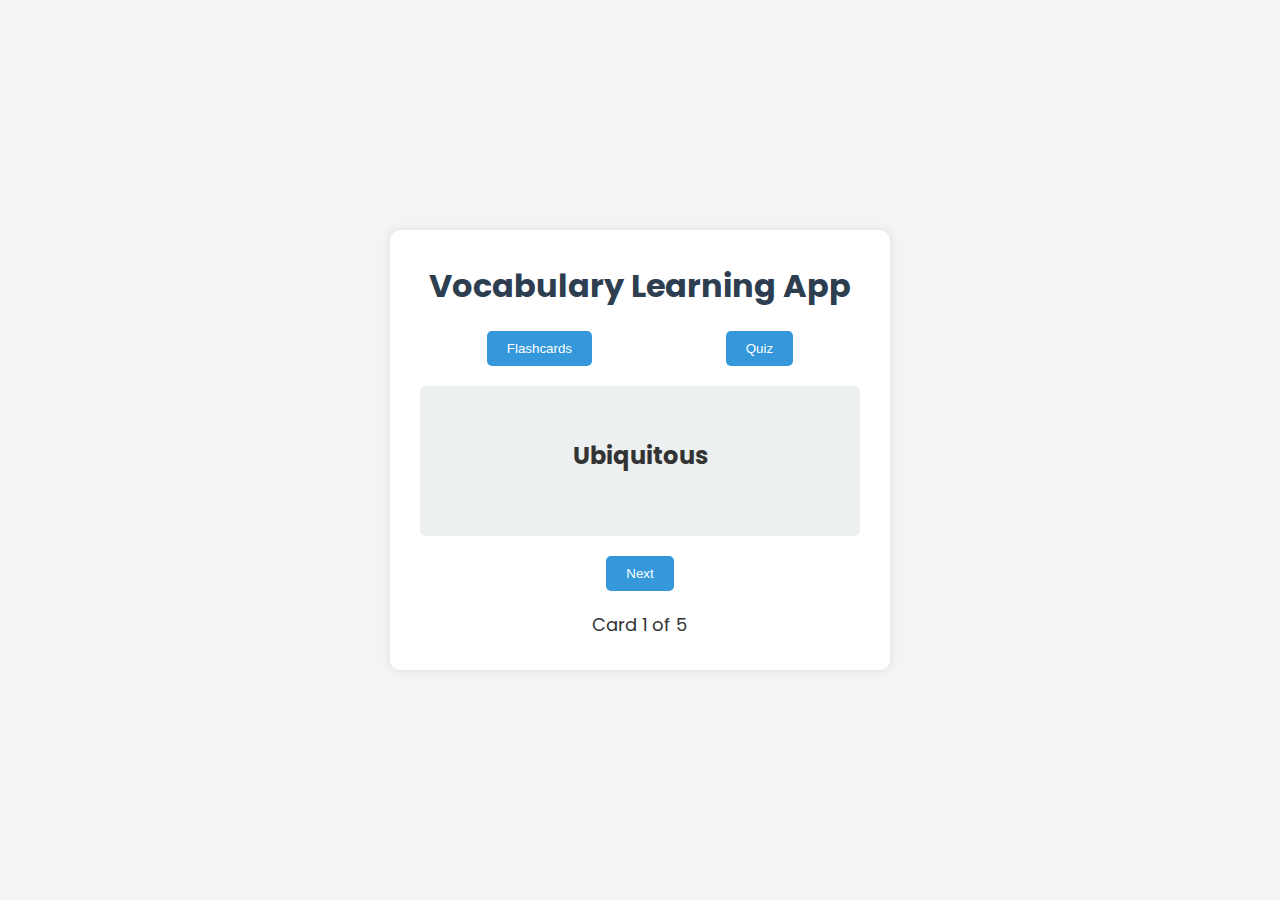
<file: JavaScript-Projects/Vocabulary-Learning-App/index.html>
<!DOCTYPE html>
<html lang="en">
<head>
    <meta charset="UTF-8">
    <meta name="viewport" content="width=device-width, initial-scale=1.0">
    <title>Vocabulary Learning App</title>
    <style>
        @import url('https://fonts.googleapis.com/css2?family=Poppins:wght@300;400;600&display=swap');

        * {
            box-sizing: border-box;
            margin: 0;
            padding: 0;
        }

        body {
            font-family: 'Poppins', sans-serif;
            line-height: 1.6;
            color: #333;
            background-color: #f4f4f4;
            display: flex;
            justify-content: center;
            align-items: center;
            min-height: 100vh;
            padding: 20px;
        }

        .container {
            background-color: #fff;
            border-radius: 10px;
            box-shadow: 0 0 10px rgba(0, 0, 0, 0.1);
            padding: 30px;
            width: 100%;
            max-width: 500px;
            text-align: center;
        }

        h1 {
            color: #2c3e50;
            margin-bottom: 20px;
        }

        .modes {
            display: flex;
            justify-content: space-around;
            margin-bottom: 20px;
        }

        button {
            background-color: #3498db;
            color: #fff;
            border: none;
            padding: 10px 20px;
            border-radius: 5px;
            cursor: pointer;
            transition: background-color 0.3s;
        }

        button:hover {
            background-color: #2980b9;
        }

        .card {
            background-color: #ecf0f1;
            border-radius: 5px;
            padding: 20px;
            margin-bottom: 20px;
            min-height: 150px;
            display: flex;
            flex-direction: column;
            justify-content: center;
            cursor: pointer;
        }

        .word {
            font-size: 24px;
            font-weight: bold;
            margin-bottom: 10px;
        }

        .definition {
            font-size: 18px;
        }

        .quiz-options {
            display: grid;
            grid-template-columns: 1fr 1fr;
            gap: 10px;
        }

        .quiz-option {
            background-color: #ecf0f1;
            border: none;
            padding: 10px;
            border-radius: 5px;
            cursor: pointer;
            transition: background-color 0.3s;
        }

        .quiz-option:hover {
            background-color: #bdc3c7;
        }

        .progress {
            margin-top: 20px;
            font-size: 18px;
        }
    </style>
</head>
<body>
    <div class="container">
        <h1>Vocabulary Learning App</h1>
        <div class="modes">
            <button id="flashcardMode">Flashcards</button>
            <button id="quizMode">Quiz</button>
        </div>
        <div id="content"></div>
        <div class="progress" id="progress"></div>
    </div>

    <script>
        const content = document.getElementById('content');
        const progressDisplay = document.getElementById('progress');
        const flashcardModeBtn = document.getElementById('flashcardMode');
        const quizModeBtn = document.getElementById('quizMode');

        const vocabulary = [
            { word: "Ubiquitous", definition: "Present, appearing, or found everywhere" },
            { word: "Ephemeral", definition: "Lasting for a very short time" },
            { word: "Eloquent", definition: "Fluent or persuasive in speaking or writing" },
            { word: "Benevolent", definition: "Kind, generous, and caring about others" },
            { word: "Enigma", definition: "A person or thing that is mysterious or difficult to understand" }
        ];

        let currentMode = 'flashcard';
        let currentIndex = 0;
        let score = 0;

        function showFlashcard() {
            const { word, definition } = vocabulary[currentIndex];
            content.innerHTML = `
                <div class="card" onclick="flipCard()">
                    <div class="word">${word}</div>
                    <div class="definition" style="display: none;">${definition}</div>
                </div>
                <button onclick="nextCard()">Next</button>
            `;
            updateProgress();
        }

        function flipCard() {
            const wordEl = content.querySelector('.word');
            const definitionEl = content.querySelector('.definition');
            if (wordEl.style.display !== 'none') {
                wordEl.style.display = 'none';
                definitionEl.style.display = 'block';
            } else {
                wordEl.style.display = 'block';
                definitionEl.style.display = 'none';
            }
        }

        function showQuiz() {
            const { word, definition } = vocabulary[currentIndex];
            const options = getRandomOptions(definition);
            content.innerHTML = `
                <div class="card">
                    <div class="word">${word}</div>
                </div>
                <div class="quiz-options">
                    ${options.map((option, index) => `
                        <button class="quiz-option" onclick="checkAnswer(${index})">${option}</button>
                    `).join('')}
                </div>
            `;
            updateProgress();
        }

        function getRandomOptions(correctAnswer) {
            const options = [correctAnswer];
            while (options.length < 4) {
                const randomDef = vocabulary[Math.floor(Math.random() * vocabulary.length)].definition;
                if (!options.includes(randomDef)) {
                    options.push(randomDef);
                }
            }
            return options.sort(() => Math.random() - 0.5);
        }

        function checkAnswer(index) {
            const selectedOption = content.querySelectorAll('.quiz-option')[index];
            const correctAnswer = vocabulary[currentIndex].definition;
            if (selectedOption.textContent === correctAnswer) {
                selectedOption.style.backgroundColor = '#2ecc71';
                score++;
            } else {
                selectedOption.style.backgroundColor = '#e74c3c';
                content.querySelectorAll('.quiz-option').forEach(option => {
                    if (option.textContent === correctAnswer) {
                        option.style.backgroundColor = '#2ecc71';
                    }
                });
            }
            setTimeout(nextCard, 1500);
        }

        function nextCard() {
            currentIndex = (currentIndex + 1) % vocabulary.length;
            if (currentMode === 'flashcard') {
                showFlashcard();
            } else {
                showQuiz();
            }
        }

        function updateProgress() {
            progressDisplay.textContent = currentMode === 'flashcard' 
                ? `Card ${currentIndex + 1} of ${vocabulary.length}`
                : `Question ${currentIndex + 1} of ${vocabulary.length} | Score: ${score}/${vocabulary.length}`;
        }

        flashcardModeBtn.addEventListener('click', () => {
            currentMode = 'flashcard';
            currentIndex = 0;
            score = 0;
            showFlashcard();
        });

        quizModeBtn.addEventListener('click', () => {
            currentMode = 'quiz';
            currentIndex = 0;
            score = 0;
            showQuiz();
        });

        showFlashcard(); // Start with flashcard mode
    </script>
</body>
</html>
</file>
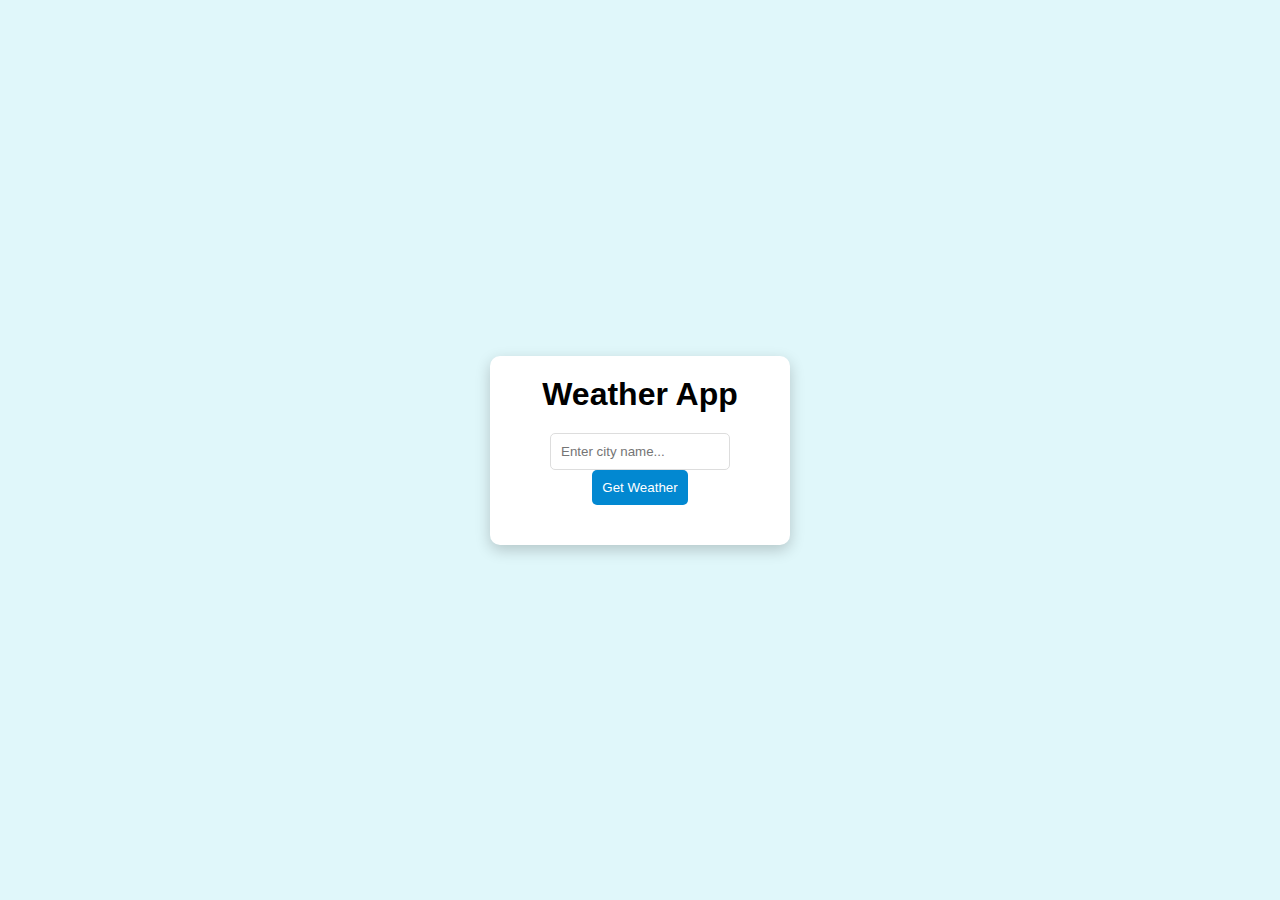
<file: JavaScript-Projects/Weather-App/index.html>
<!DOCTYPE html>
<html lang="en">
<head>
    <meta charset="UTF-8">
    <meta name="viewport" content="width=device-width, initial-scale=1.0">
    <title>Weather App</title>
    <link rel="stylesheet" href="style.css">
</head>
<body>
    <div class="container">
        <h1>Weather App</h1>
        <div class="search-box">
            <input type="text" id="city-input" placeholder="Enter city name...">
            <button id="search-btn">Get Weather</button>
        </div>
        <div class="weather-result" id="weather-result">
            <!-- Weather information will be displayed here -->
        </div>
    </div>

    <script src="app.js"></script>
</body>
</html>
</file>
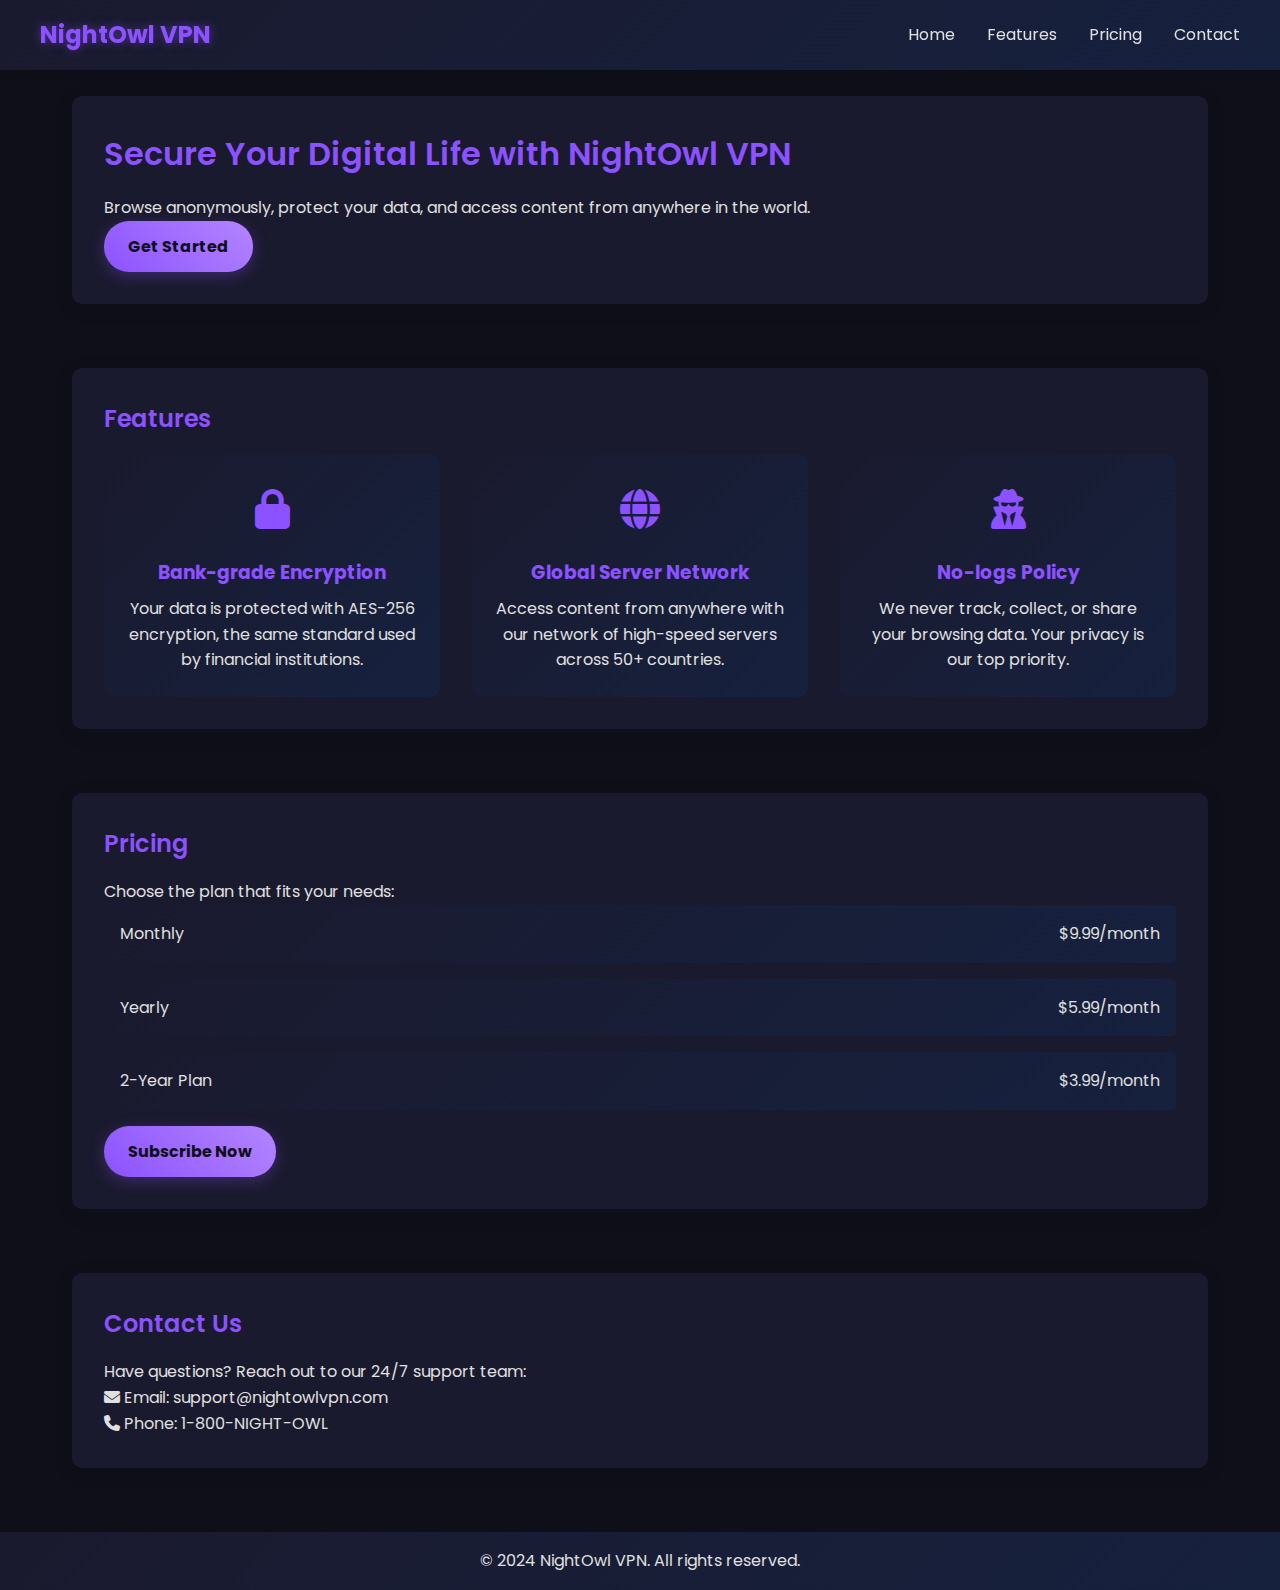
<file: JavaScript-Projects/Landing-Pages/NightOwl-VPN/index.html>
<!DOCTYPE html>
<html lang="en">
<head>
    <meta charset="UTF-8">
    <meta name="viewport" content="width=device-width, initial-scale=1.0">
    <title>NightOwl VPN - Secure Your Digital Life</title>
    <style>
        @import url('https://fonts.googleapis.com/css2?family=Poppins:wght@300;400;600;700&display=swap');

        :root {
            --bg-color: #0f0f1a;
            --text-color: #e0e0e0;
            --accent-color: #8c52ff;
            --secondary-color: #1a1a2e;
            --gradient-bg: linear-gradient(135deg, #1a1a2e, #16213e);
        }
        
        * {
            margin: 0;
            padding: 0;
            box-sizing: border-box;
        }
        
        body {
            font-family: 'Poppins', sans-serif;
            background-color: var(--bg-color);
            color: var(--text-color);
            line-height: 1.6;
        }
        
        header {
            background: var(--gradient-bg);
            padding: 1rem;
            position: fixed;
            width: 100%;
            top: 0;
            z-index: 1000;
            box-shadow: 0 2px 10px rgba(0,0,0,0.1);
        }
        
        nav {
            display: flex;
            justify-content: space-between;
            align-items: center;
            max-width: 1200px;
            margin: 0 auto;
        }
        
        .logo {
            font-size: 1.5rem;
            font-weight: bold;
            color: var(--accent-color);
            text-shadow: 0 0 10px rgba(140, 82, 255, 0.5);
        }
        
        nav ul {
            display: flex;
            list-style-type: none;
        }
        
        nav ul li {
            margin-left: 2rem;
        }
        
        nav ul li a {
            color: var(--text-color);
            text-decoration: none;
            transition: color 0.3s ease;
            position: relative;
        }
        
        nav ul li a::after {
            content: '';
            position: absolute;
            width: 0;
            height: 2px;
            bottom: -5px;
            left: 0;
            background-color: var(--accent-color);
            transition: width 0.3s ease;
        }
        
        nav ul li a:hover::after {
            width: 100%;
        }
        
        main {
            max-width: 1200px;
            margin: 6rem auto 2rem;
            padding: 0 2rem;
        }
        
        section {
            margin-bottom: 4rem;
            padding: 2rem;
            background: var(--secondary-color);
            border-radius: 10px;
            box-shadow: 0 4px 20px rgba(0,0,0,0.1);
        }
        
        h1, h2 {
            color: var(--accent-color);
            margin-bottom: 1rem;
            font-weight: 600;
        }
        
        .cta-button {
            display: inline-block;
            background: linear-gradient(45deg, var(--accent-color), #b385ff);
            color: var(--bg-color);
            padding: 0.8rem 1.5rem;
            text-decoration: none;
            border-radius: 25px;
            font-weight: bold;
            transition: all 0.3s ease;
            box-shadow: 0 4px 15px rgba(140, 82, 255, 0.3);
        }
        
        .cta-button:hover {
            transform: translateY(-3px);
            box-shadow: 0 6px 20px rgba(140, 82, 255, 0.4);
        }
        
        .features {
            display: grid;
            grid-template-columns: repeat(auto-fit, minmax(250px, 1fr));
            gap: 2rem;
        }
        
        .feature {
            background: var(--gradient-bg);
            padding: 1.5rem;
            border-radius: 10px;
            text-align: center;
            transition: transform 0.3s ease;
        }
        
        .feature:hover {
            transform: translateY(-5px);
        }
        
        .feature h3 {
            color: var(--accent-color);
            margin-bottom: 0.5rem;
        }
        
        .feature-icon {
            font-size: 2.5rem;
            margin-bottom: 1rem;
            color: var(--accent-color);
        }
        
        #pricing ul {
            list-style-type: none;
            padding: 0;
        }
        
        #pricing li {
            background: var(--gradient-bg);
            margin-bottom: 1rem;
            padding: 1rem;
            border-radius: 5px;
            display: flex;
            justify-content: space-between;
            align-items: center;
        }
        
        footer {
            background: var(--gradient-bg);
            text-align: center;
            padding: 1rem;
            margin-top: 2rem;
        }
    </style>
    <link rel="stylesheet" href="https://cdnjs.cloudflare.com/ajax/libs/font-awesome/6.1.1/css/all.min.css">
</head>
<body>
    <header>
        <nav>
            <div class="logo">NightOwl VPN</div>
            <ul>
                <li><a href="#home">Home</a></li>
                <li><a href="#features">Features</a></li>
                <li><a href="#pricing">Pricing</a></li>
                <li><a href="#contact">Contact</a></li>
            </ul>
        </nav>
    </header>

    <main>
        <section id="home">
            <h1>Secure Your Digital Life with NightOwl VPN</h1>
            <p>Browse anonymously, protect your data, and access content from anywhere in the world.</p>
            <a href="#pricing" class="cta-button">Get Started</a>
        </section>

        <section id="features">
            <h2>Features</h2>
            <div class="features">
                <div class="feature">
                    <div class="feature-icon"><i class="fas fa-lock"></i></div>
                    <h3>Bank-grade Encryption</h3>
                    <p>Your data is protected with AES-256 encryption, the same standard used by financial institutions.</p>
                </div>
                <div class="feature">
                    <div class="feature-icon"><i class="fas fa-globe"></i></div>
                    <h3>Global Server Network</h3>
                    <p>Access content from anywhere with our network of high-speed servers across 50+ countries.</p>
                </div>
                <div class="feature">
                    <div class="feature-icon"><i class="fas fa-user-secret"></i></div>
                    <h3>No-logs Policy</h3>
                    <p>We never track, collect, or share your browsing data. Your privacy is our top priority.</p>
                </div>
            </div>
        </section>

        <section id="pricing">
            <h2>Pricing</h2>
            <p>Choose the plan that fits your needs:</p>
            <ul>
                <li><span>Monthly</span> <span>$9.99/month</span></li>
                <li><span>Yearly</span> <span>$5.99/month</span></li>
                <li><span>2-Year Plan</span> <span>$3.99/month</span></li>
            </ul>
            <a href="#" class="cta-button">Subscribe Now</a>
        </section>

        <section id="contact">
            <h2>Contact Us</h2>
            <p>Have questions? Reach out to our 24/7 support team:</p>
            <p><i class="fas fa-envelope"></i> Email: support@nightowlvpn.com</p>
            <p><i class="fas fa-phone"></i> Phone: 1-800-NIGHT-OWL</p>
        </section>
    </main>

    <footer>
        <p>&copy; 2024 NightOwl VPN. All rights reserved.</p>
    </footer>
</body>
</html>
</file>
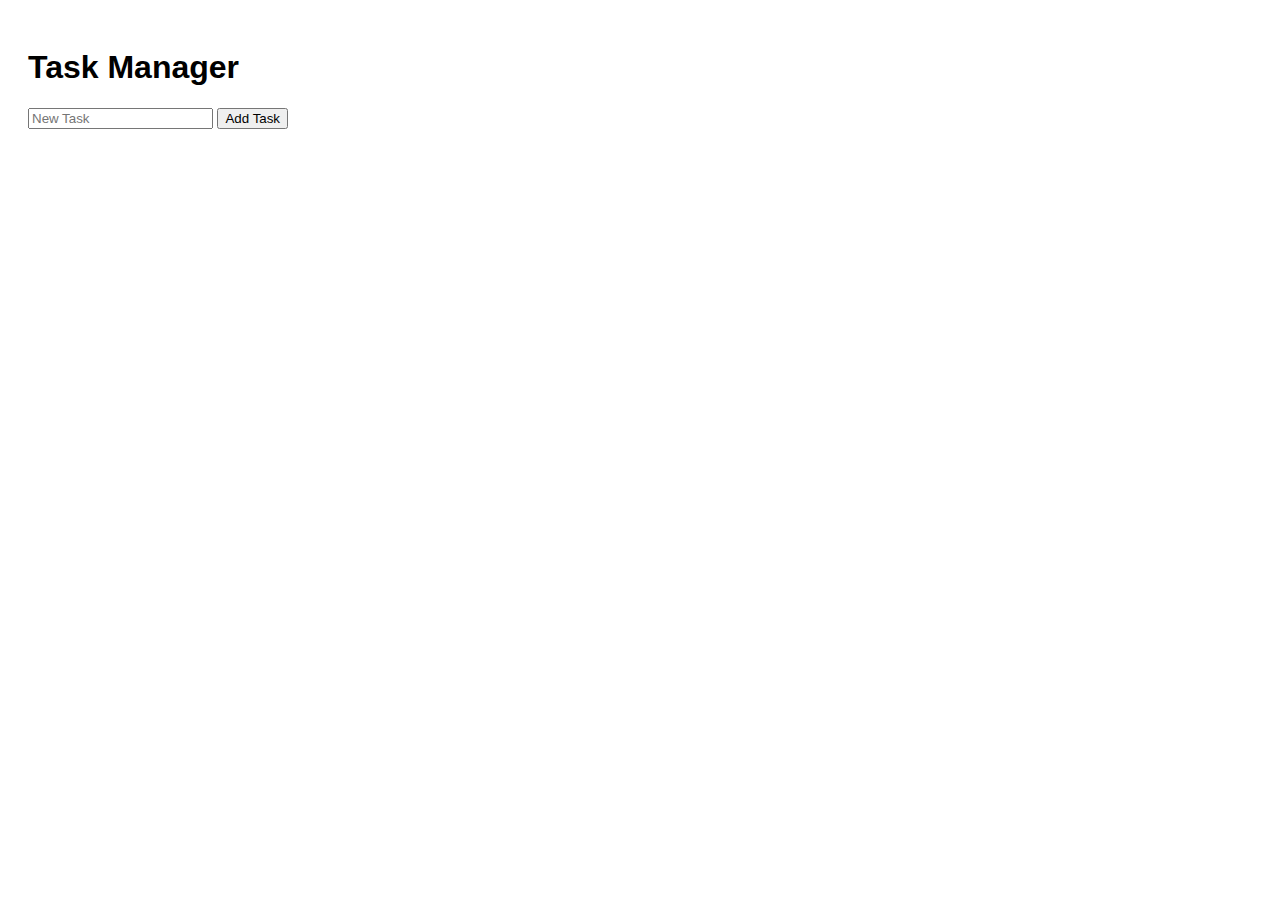
<file: JavaScript-Projects/Full-Stack/Task-Manager/frontend/index.html>
<!DOCTYPE html>
<html lang="en">
<head>
    <meta charset="UTF-8">
    <meta name="viewport" content="width=device-width, initial-scale=1.0">
    <title>Task Manager</title>
    <style>
        body { font-family: Arial, sans-serif; padding: 20px; }
        #tasks { margin-top: 20px; }
        .task { margin-bottom: 10px; padding: 10px; border: 1px solid #ccc; }
        button { cursor: pointer; }
    </style>
</head>
<body>

    <h1>Task Manager</h1>

    <!-- Task Input Form -->
    <div>
        <input type="text" id="taskInput" placeholder="New Task">
        <button onclick="addTask()">Add Task</button>
    </div>

    <!-- Task List -->
    <div id="tasks"></div>

    <script>
        // Fetch all tasks and display them
        async function fetchTasks() {
            const response = await fetch('http://localhost:3000/tasks');
            const tasks = await response.json();
            const tasksDiv = document.getElementById('tasks');
            tasksDiv.innerHTML = '';  // Clear the tasks div

            tasks.forEach(task => {
                const taskDiv = document.createElement('div');
                taskDiv.className = 'task';
                taskDiv.innerHTML = `
                    ${task.name} 
                    <button onclick="deleteTask(${task.id})">Delete</button>
                `;
                tasksDiv.appendChild(taskDiv);
            });
        }

        // Add a new task
        async function addTask() {
            const taskInput = document.getElementById('taskInput');
            const taskName = taskInput.value;

            if (taskName === '') {
                alert('Task cannot be empty');
                return;
            }

            const response = await fetch('http://localhost:3000/tasks', {
                method: 'POST',
                headers: { 'Content-Type': 'application/json' },
                body: JSON.stringify({ name: taskName })
            });

            if (response.ok) {
                fetchTasks();  // Refresh the task list
                taskInput.value = '';  // Clear the input field
            }
        }

        // Delete a task
        async function deleteTask(id) {
            const response = await fetch(`http://localhost:3000/tasks/${id}`, {
                method: 'DELETE'
            });

            if (response.ok) {
                fetchTasks();  // Refresh the task list
            }
        }

        // Fetch tasks when the page loads
        window.onload = fetchTasks;
    </script>

</body>
</html>
</file>
<file: JavaScript-Projects/Weather-App/style.css>
* {
    margin: 0;
    padding: 0;
    box-sizing: border-box;
}

body {
    font-family: Arial, sans-serif;
    background: #e0f7fa;
    display: flex;
    justify-content: center;
    align-items: center;
    height: 100vh;
}

.container {
    background: white;
    padding: 20px;
    border-radius: 10px;
    box-shadow: 0px 5px 15px rgba(0, 0, 0, 0.2);
    text-align: center;
    width: 300px;
}

h1 {
    margin-bottom: 20px;
}

.search-box {
    margin-bottom: 20px;
}

#city-input {
    padding: 10px;
    width: 180px;
    border: 1px solid #ddd;
    border-radius: 5px;
}

#search-btn {
    padding: 10px;
    background: #0288d1;
    color: white;
    border: none;
    border-radius: 5px;
    cursor: pointer;
}

#search-btn:hover {
    background: #0277bd;
}

.weather-result {
    margin-top: 20px;
}

.weather-result p {
    margin: 10px 0;
    font-size: 18px;
}

.error {
    color: red;
}
</file>
